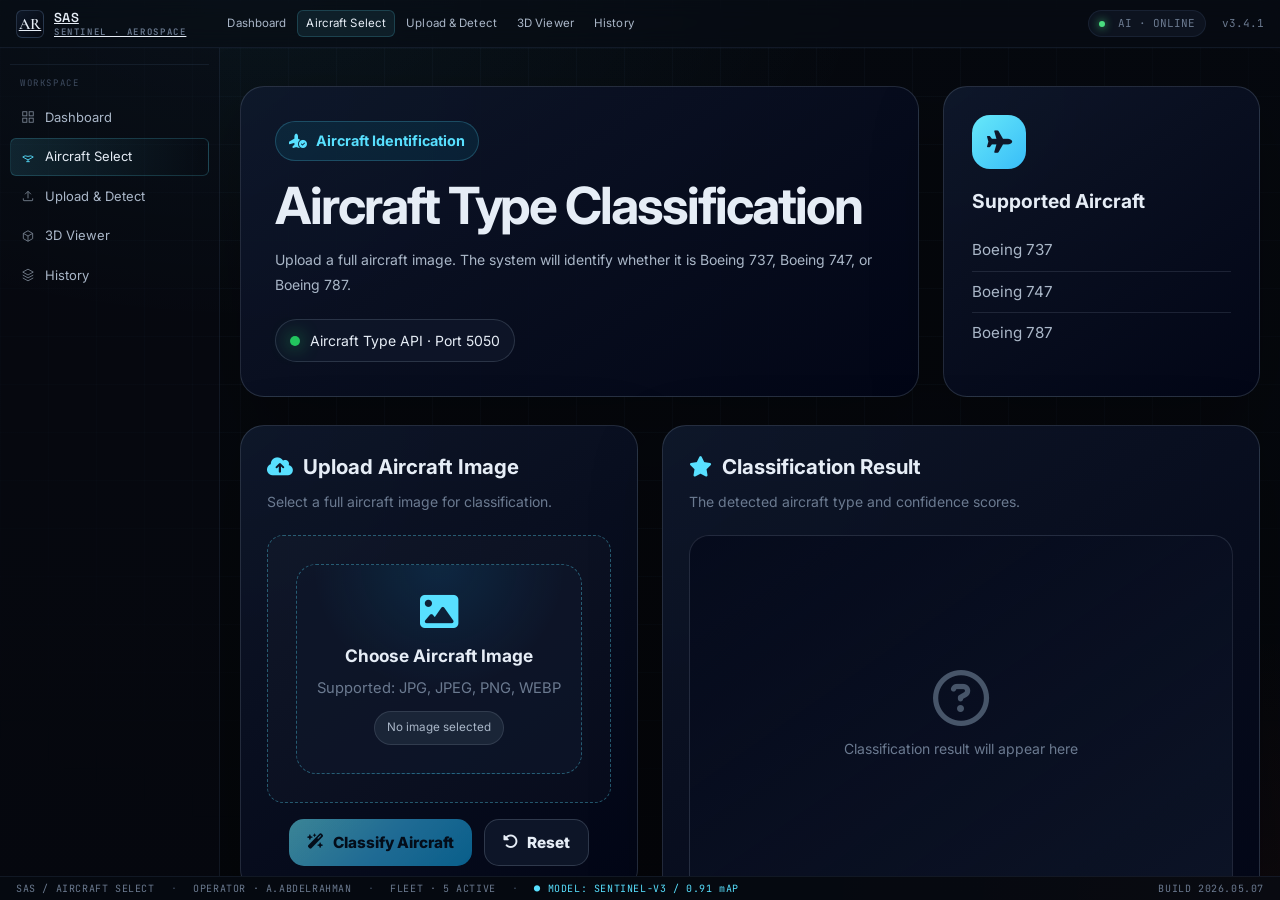
<file: frontend/aircraft_select.html>
<!doctype html>
<html lang="en">
<head>
  <meta charset="UTF-8" />
  <meta name="viewport" content="width=device-width, initial-scale=1.0" />
  <title>Aircraft Select | SAS — Sentinel Aerospace System</title>
  <link rel="preconnect" href="https://fonts.googleapis.com" />
  <link rel="preconnect" href="https://fonts.gstatic.com" crossorigin />
  <link href="https://fonts.googleapis.com/css2?family=Space+Grotesk:wght@400;500;600&family=Inter:wght@400;500;600&family=JetBrains+Mono:wght@400;500&family=Cormorant+Garamond:wght@500;600&display=swap" rel="stylesheet" />
  <link rel="stylesheet" href="assets/css/style.css" />
  <link rel="stylesheet" href="assets/css/upload.css" />
  <link rel="stylesheet" href="https://cdnjs.cloudflare.com/ajax/libs/font-awesome/6.5.1/css/all.min.css" />
</head>
<body>
  <div class="app-bg"></div>
  <div class="app">

    <header class="topbar" id="site-topbar"></header>

    <main class="with-sidebar" style="overflow:hidden">
      <aside class="sidebar" id="site-sidebar"></aside>
      <script src="assets/js/shell.js"></script>

      <div style="overflow-y:auto;height:100%">
        <div class="upload-page">

          <section class="upload-hero">
            <div class="hero-text">
              <span class="section-badge">
                <i class="fa-solid fa-plane-circle-check"></i>
                Aircraft Identification
              </span>
              <h2>Aircraft Type Classification</h2>
              <p>
                Upload a full aircraft image. The system will identify whether it is
                Boeing 737, Boeing 747, or Boeing 787.
              </p>
              <div class="backend-pill">
                <span class="status-dot"></span>
                <span>Aircraft Type API · Port 5050</span>
              </div>
            </div>
            <div class="hero-card">
              <div class="hero-card-icon">
                <i class="fa-solid fa-plane"></i>
              </div>
              <h3>Supported Aircraft</h3>
              <ul>
                <li>Boeing 737</li>
                <li>Boeing 747</li>
                <li>Boeing 787</li>
              </ul>
            </div>
          </section>

          <section class="upload-layout">
            <div class="upload-card">
              <div class="card-header">
                <h3><i class="fa-solid fa-cloud-arrow-up"></i> Upload Aircraft Image</h3>
                <p>Select a full aircraft image for classification.</p>
              </div>

              <div class="ac-upload-box">
                <label for="aircraftImage" class="file-drop-area">
                  <input type="file" id="aircraftImage" accept="image/png, image/jpeg, image/jpg, image/webp" />
                  <div class="file-drop-content">
                    <i class="fa-solid fa-image"></i>
                    <strong>Choose Aircraft Image</strong>
                    <span>Supported: JPG, JPEG, PNG, WEBP</span>
                    <small id="fileName">No image selected</small>
                  </div>
                </label>

                <div id="preview" class="ac-preview" style="display:none">
                  <img id="previewImage" alt="Aircraft preview" />
                </div>
              </div>

              <div class="ac-actions" style="display:flex;gap:12px;margin-top:16px">
                <button id="classifyBtn" type="button" class="primary-btn" disabled>
                  <i class="fa-solid fa-wand-magic-sparkles"></i> Classify Aircraft
                </button>
                <button id="resetBtn" type="button" class="secondary-btn">
                  <i class="fa-solid fa-rotate-left"></i> Reset
                </button>
              </div>

              <div id="loading" class="ac-loading" style="display:none">
                <i class="fa-solid fa-circle-notch fa-spin"></i> &nbsp;Classifying aircraft type...
              </div>

              <div id="errorBox" class="ac-error" style="display:none"></div>
            </div>

            <div class="preview-card">
              <div class="card-header">
                <h3><i class="fa-solid fa-star"></i> Classification Result</h3>
                <p>The detected aircraft type and confidence scores.</p>
              </div>

              <div id="resultBox" class="ac-result" style="display:none">
                <div class="ac-result-label">Detected Aircraft Type</div>
                <div id="aircraftType" class="ac-aircraft-type">---</div>
                <div id="confidence" class="ac-confidence">Confidence: --%</div>
                <div class="ac-result-label" style="margin-top:16px">Top Predictions</div>
                <div id="topPredictions"></div>
                <div style="text-align:center;margin-top:20px">
                  <button id="proceedBtn" type="button" class="ac-proceed-btn">
                    Proceed to Damage Detection <i class="fa-solid fa-arrow-right"></i>
                  </button>
                </div>
              </div>

              <div id="emptyResult" class="empty-preview" style="display:flex">
                <i class="fa-regular fa-circle-question"></i>
                <p>Classification result will appear here</p>
              </div>
            </div>
          </section>

          <section class="info-section">
            <div class="info-card">
              <i class="fa-solid fa-circle-info"></i>
              <div>
                <h4>How it works</h4>
                <p>
                  A ResNet/EfficientNet-based classifier identifies the aircraft type from
                  the full-body image before the damage detection step.
                </p>
              </div>
            </div>
            <div class="info-card">
              <i class="fa-solid fa-arrow-right-arrow-left"></i>
              <div>
                <h4>Workflow</h4>
                <p>
                  After classification, click "Proceed to Damage Detection" to continue
                  to the upload page with the aircraft type pre-selected.
                </p>
              </div>
            </div>
          </section>

          <p class="ac-note" style="text-align:center;padding:0 24px 32px;color:var(--ink-2);font-size:13px">
            After identifying the aircraft type, proceed to upload a surface image for damage detection.
          </p>

        </div>
      </div>
    </main>

    <footer class="statusbar" id="site-statusbar"></footer>
  </div>

  <script>
  const API_BASE_URL = "http://127.0.0.1:5050";
  const STORAGE_KEY = "lastAircraftTypeResult";

  const fileInput = document.getElementById("aircraftImage");
  const fileNameEl = document.getElementById("fileName");
  const preview = document.getElementById("preview");
  const previewImage = document.getElementById("previewImage");
  const classifyBtn = document.getElementById("classifyBtn");
  const resetBtn = document.getElementById("resetBtn");
  const loading = document.getElementById("loading");
  const errorBox = document.getElementById("errorBox");
  const resultBox = document.getElementById("resultBox");
  const emptyResult = document.getElementById("emptyResult");
  const aircraftType = document.getElementById("aircraftType");
  const confidence = document.getElementById("confidence");
  const topPredictions = document.getElementById("topPredictions");
  let selectedFile = null;
  let isClassifying = false;

  document.addEventListener("DOMContentLoaded", restoreLastResult);

  fileInput.addEventListener("change", () => {
    const file = fileInput.files[0];
    selectedFile = file || null;
    if (!selectedFile) {
      fileNameEl.textContent = "No image selected";
      preview.style.display = "none";
      previewImage.src = "";
      classifyBtn.disabled = true;
      return;
    }
    fileNameEl.textContent = selectedFile.name;
    classifyBtn.disabled = false;
    localStorage.removeItem(STORAGE_KEY);
    clearResult();
    const reader = new FileReader();
    reader.onload = (e) => { previewImage.src = e.target.result; preview.style.display = "block"; };
    reader.readAsDataURL(selectedFile);
  });

  classifyBtn.addEventListener("click", async () => {
    if (isClassifying || !selectedFile) return;
    isClassifying = true;
    const formData = new FormData();
    formData.append("image", selectedFile);
    loading.style.display = "block";
    errorBox.style.display = "none";
    classifyBtn.disabled = true;
    try {
      const response = await fetch(`${API_BASE_URL}/api/aircraft/type`, { method: "POST", body: formData });
      const data = await response.json();
      if (!response.ok || !data.success) throw new Error(data.error || "Aircraft classification failed.");
      localStorage.setItem(STORAGE_KEY, JSON.stringify(data));
      showResult(data);
    } catch (error) {
      showError(error.message);
    } finally {
      loading.style.display = "none";
      classifyBtn.disabled = false;
      isClassifying = false;
    }
  });

  resetBtn.addEventListener("click", () => {
    selectedFile = null;
    fileInput.value = "";
    fileNameEl.textContent = "No image selected";
    preview.style.display = "none";
    previewImage.src = "";
    classifyBtn.disabled = true;
    localStorage.removeItem(STORAGE_KEY);
    clearResult();
  });

  document.getElementById("proceedBtn").addEventListener("click", () => {
    window.location.href = "upload.html";
  });

  function showResult(data) {
    aircraftType.textContent = data.aircraft_type || "---";
    const pct = Number(data.confidence_percent || 0);
    confidence.textContent = `Confidence: ${pct.toFixed(2)}%`;
    topPredictions.innerHTML = "";
    if (Array.isArray(data.top_predictions)) {
      data.top_predictions.forEach((item) => {
        const row = document.createElement("div");
        row.className = "ac-top-item";
        const name = document.createElement("span");
        name.textContent = item.class_name || "Unknown";
        const conf = document.createElement("span");
        conf.textContent = typeof item.confidence_percent === "number"
          ? `${item.confidence_percent.toFixed(2)}%`
          : typeof item.confidence === "number"
          ? `${(item.confidence * 100).toFixed(2)}%`
          : "--%";
        row.appendChild(name);
        row.appendChild(conf);
        topPredictions.appendChild(row);
      });
    }
    resultBox.style.display = "block";
    emptyResult.style.display = "none";
    errorBox.style.display = "none";
    loading.style.display = "none";
  }

  function restoreLastResult() {
    const saved = localStorage.getItem(STORAGE_KEY);
    if (!saved) return;
    try { showResult(JSON.parse(saved)); } catch { localStorage.removeItem(STORAGE_KEY); }
  }

  function showError(message) {
    errorBox.textContent = message;
    errorBox.style.display = "block";
  }

  function clearResult() {
    errorBox.style.display = "none";
    resultBox.style.display = "none";
    emptyResult.style.display = "flex";
    loading.style.display = "none";
    aircraftType.textContent = "---";
    confidence.textContent = "Confidence: --%";
    topPredictions.innerHTML = "";
  }
  </script>
</body>
</html>
</file>
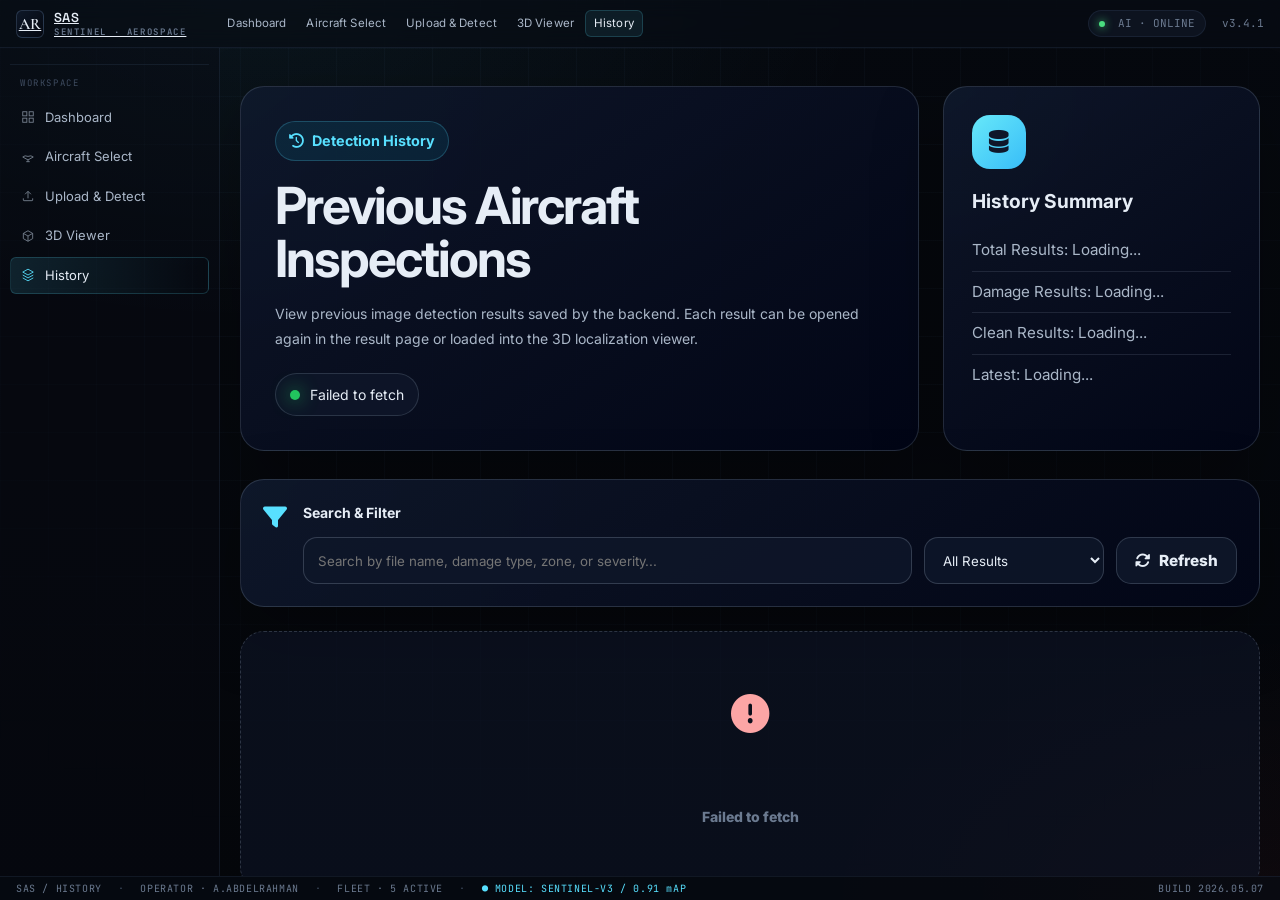
<file: frontend/history.html>
<!doctype html>
<html lang="en">
<head>
  <meta charset="UTF-8" />
  <meta name="viewport" content="width=device-width, initial-scale=1.0" />
  <title>Detection History | SAS — Sentinel Aerospace System</title>
  <link rel="preconnect" href="https://fonts.googleapis.com" />
  <link rel="preconnect" href="https://fonts.gstatic.com" crossorigin />
  <link href="https://fonts.googleapis.com/css2?family=Space+Grotesk:wght@400;500;600&family=Inter:wght@400;500;600&family=JetBrains+Mono:wght@400;500&family=Cormorant+Garamond:wght@500;600&display=swap" rel="stylesheet" />
  <link rel="stylesheet" href="assets/css/style.css" />
  <link rel="stylesheet" href="assets/css/upload.css" />
  <link rel="stylesheet" href="https://cdnjs.cloudflare.com/ajax/libs/font-awesome/6.5.1/css/all.min.css" />
</head>
<body>
  <div class="app-bg"></div>
  <div class="app">

    <header class="topbar" id="site-topbar"></header>

    <main class="with-sidebar" style="overflow:hidden">
      <aside class="sidebar" id="site-sidebar"></aside>
      <script src="assets/js/shell.js"></script>

      <div style="overflow-y:auto;height:100%">
        <div class="upload-page">

          <section class="upload-hero">
            <div class="hero-text">
              <span class="section-badge">
                <i class="fa-solid fa-clock-rotate-left"></i>
                Detection History
              </span>
              <h2>Previous Aircraft Inspections</h2>
              <p>
                View previous image detection results saved by the backend. Each result
                can be opened again in the result page or loaded into the 3D localization viewer.
              </p>
              <div class="backend-pill">
                <span class="status-dot"></span>
                <span id="historyStatus">Loading history...</span>
              </div>
            </div>
            <div class="hero-card">
              <div class="hero-card-icon">
                <i class="fa-solid fa-database"></i>
              </div>
              <h3>History Summary</h3>
              <ul>
                <li id="historyCountText">Total Results: Loading...</li>
                <li id="damageCountText">Damage Results: Loading...</li>
                <li id="cleanCountText">Clean Results: Loading...</li>
                <li id="latestResultText">Latest: Loading...</li>
              </ul>
            </div>
          </section>

          <section class="info-section">
            <div class="info-card full-width">
              <i class="fa-solid fa-filter"></i>
              <div style="width:100%">
                <h4>Search & Filter</h4>
                <div class="history-toolbar">
                  <input id="historySearchInput" type="text" placeholder="Search by file name, damage type, zone, or severity..." />
                  <select id="historyFilterSelect">
                    <option value="all">All Results</option>
                    <option value="damage">Damage Detected</option>
                    <option value="clean">No Damage</option>
                    <option value="critical">Critical</option>
                    <option value="high">High</option>
                    <option value="medium">Medium</option>
                    <option value="low">Low</option>
                  </select>
                  <button id="refreshHistoryBtn" class="secondary-btn" type="button">
                    <i class="fa-solid fa-rotate"></i> Refresh
                  </button>
                </div>
              </div>
            </div>
          </section>

          <section class="history-section">
            <div id="historyGrid" class="history-grid">
              <div class="history-empty">
                <i class="fa-solid fa-spinner fa-spin"></i>
                <p>Loading detection history...</p>
              </div>
            </div>
          </section>

        </div>
      </div>
    </main>

    <footer class="statusbar" id="site-statusbar"></footer>
  </div>

  <script src="assets/js/api.js"></script>
  <script src="assets/js/history.js"></script>
</body>
</html>
</file>
<file: frontend/assets/css/style.css>
:root {
  --bg-0: #05080d;
  --bg-1: #0a1018;
  --bg-2: #0f1722;
  --bg-3: #131d2c;
  --line: rgba(120, 160, 210, 0.10);
  --line-strong: rgba(140, 180, 230, 0.22);
  --ink-0: #e6edf6;
  --ink-1: #aab7c8;
  --ink-2: #6b7a90;
  --ink-3: #3f4c60;

  --cyan: #58e0ff;
  --cyan-dim: #2a8ea8;
  --amber: #ffb547;
  --red: #ff4d5a;
  --red-glow: rgba(255, 77, 90, 0.55);
  --green: #4ade80;

  --grid: rgba(120, 160, 210, 0.04);
  --glass: rgba(20, 28, 42, 0.55);
  --glass-border: rgba(140, 180, 230, 0.14);

  --mono: 'JetBrains Mono', ui-monospace, SFMono-Regular, Menlo, monospace;
  --sans: 'Inter', system-ui, -apple-system, sans-serif;
  --display: 'Space Grotesk', 'Inter', sans-serif;
}

* { box-sizing: border-box; }
html { height: 100%; margin: 0; }
body {
  margin: 0;
  min-height: 100%;
  font-family: var(--sans);
  background: var(--bg-0);
  color: var(--ink-0);
  font-size: 14px;
  line-height: 1.5;
  -webkit-font-smoothing: antialiased;
}
#root { height: 100%; }

/* Background grid + atmosphere */
.app-bg {
  position: fixed; inset: 0;
  background:
    radial-gradient(ellipse 80% 60% at 20% 0%, rgba(88, 224, 255, 0.06), transparent 60%),
    radial-gradient(ellipse 60% 50% at 100% 100%, rgba(255, 77, 90, 0.04), transparent 60%),
    linear-gradient(180deg, #06090f 0%, #04060a 100%);
  z-index: -2;
}
.app-bg::before {
  content: "";
  position: absolute; inset: 0;
  background-image:
    linear-gradient(var(--grid) 1px, transparent 1px),
    linear-gradient(90deg, var(--grid) 1px, transparent 1px);
  background-size: 48px 48px;
  mask-image: radial-gradient(ellipse 80% 70% at 50% 30%, #000 40%, transparent 100%);
}

/* Layout */
.app {
  display: grid;
  grid-template-rows: 48px 1fr 24px;
  height: 100vh;
  overflow: hidden;
}

/* Top bar */
.topbar {
  position: sticky;
  top: 0;
  z-index: 100;
  height: 48px;
  display: flex;
  align-items: center;
  gap: 24px;
  padding: 0 16px;
  border-bottom: 1px solid var(--line);
  background: rgba(8, 12, 20, 0.85);
  backdrop-filter: blur(14px);
}
.app .topbar {
  position: static; /* inside CSS grid — no sticky needed */
  background: rgba(8, 12, 20, 0.6);
  backdrop-filter: blur(10px);
}
.brand {
  display: flex; align-items: center; gap: 10px;
  font-family: var(--display);
  font-weight: 600;
  letter-spacing: 0.02em;
}
.brand-mark {
  width: 28px; height: 28px;
  border: 1px solid var(--line-strong);
  border-radius: 6px;
  display: grid; place-items: center;
  font-family: 'Cormorant Garamond', serif;
  font-weight: 600;
  font-size: 16px;
  background: linear-gradient(135deg, #0e1828, #050810);
  color: var(--ink-0);
}
.brand-name { font-size: 13px; }
.brand-name .sub {
  display: block;
  font-family: var(--mono);
  font-size: 9px;
  color: var(--ink-2);
  letter-spacing: 0.18em;
  text-transform: uppercase;
  margin-top: -2px;
}

.topbar-nav {
  display: flex;
  gap: 2px;
  margin-left: 8px;
}
.topbar-nav a {
  padding: 5px 9px;
  font-size: 11.5px;
  color: var(--ink-1);
  border-radius: 6px;
  text-decoration: none;
  letter-spacing: 0.01em;
  cursor: pointer;
  transition: all .15s;
}
.topbar-nav a:hover { color: var(--ink-0); background: rgba(140, 180, 230, 0.05); }
.topbar-nav a.active {
  color: var(--ink-0);
  background: rgba(88, 224, 255, 0.08);
  box-shadow: inset 0 0 0 1px rgba(88, 224, 255, 0.18);
}

.topbar-spacer { flex: 1; }

.topbar-meta {
  display: flex; align-items: center; gap: 16px;
  font-family: var(--mono);
  font-size: 11px;
  color: var(--ink-2);
}
.topbar-meta .pill {
  display: inline-flex; align-items: center; gap: 6px;
  padding: 4px 10px;
  border-radius: 999px;
  border: 1px solid var(--line);
  background: rgba(20, 28, 42, 0.6);
}
.dot {
  width: 6px; height: 6px; border-radius: 50%;
  background: var(--green);
  box-shadow: 0 0 8px var(--green);
  animation: pulse 2s infinite;
}
.dot.amber { background: var(--amber); box-shadow: 0 0 8px var(--amber); }
.dot.red { background: var(--red); box-shadow: 0 0 8px var(--red); }
@keyframes pulse {
  0%, 100% { opacity: 1; }
  50% { opacity: 0.3; }
}

/* Status footer */
.statusbar {
  display: flex; align-items: center;
  padding: 0 16px;
  gap: 16px;
  border-top: 1px solid var(--line);
  font-family: var(--mono);
  font-size: 10px;
  color: var(--ink-2);
  letter-spacing: 0.06em;
  background: rgba(8, 12, 20, 0.6);
}
.statusbar .group { display: flex; gap: 16px; }
.statusbar .sep { color: var(--ink-3); }

/* Generic */
.glass {
  background: var(--glass);
  border: 1px solid var(--glass-border);
  backdrop-filter: blur(12px);
  border-radius: 10px;
}
.card {
  background: linear-gradient(180deg, rgba(20, 28, 42, 0.7), rgba(15, 22, 33, 0.5));
  border: 1px solid var(--glass-border);
  border-radius: 10px;
  padding: 16px;
  position: relative;
  overflow: hidden;
}
.card::before {
  content: "";
  position: absolute; top: 0; left: 0; right: 0;
  height: 1px;
  background: linear-gradient(90deg, transparent, rgba(140, 180, 230, 0.25), transparent);
}

.label {
  font-family: var(--mono);
  font-size: 10px;
  text-transform: uppercase;
  letter-spacing: 0.16em;
  color: var(--ink-2);
}
.value {
  font-family: var(--display);
  font-weight: 500;
  font-size: 28px;
  color: var(--ink-0);
  font-variant-numeric: tabular-nums;
  letter-spacing: -0.01em;
}
.value .unit {
  font-size: 13px;
  color: var(--ink-2);
  margin-left: 4px;
  font-weight: 400;
}

.btn {
  display: inline-flex; align-items: center; gap: 8px;
  padding: 8px 14px;
  border-radius: 6px;
  font-family: var(--sans);
  font-size: 12px;
  font-weight: 500;
  letter-spacing: 0.02em;
  border: 1px solid var(--line-strong);
  background: rgba(20, 28, 42, 0.6);
  color: var(--ink-0);
  cursor: pointer;
  transition: all .15s;
}
.btn:hover {
  background: rgba(30, 42, 60, 0.7);
  border-color: rgba(140, 180, 230, 0.35);
}
.btn.primary {
  background: linear-gradient(180deg, rgba(88, 224, 255, 0.15), rgba(88, 224, 255, 0.05));
  border-color: rgba(88, 224, 255, 0.4);
  color: #d6f4ff;
  box-shadow: inset 0 0 0 1px rgba(88, 224, 255, 0.1), 0 0 24px rgba(88, 224, 255, 0.1);
}
.btn.primary:hover {
  background: linear-gradient(180deg, rgba(88, 224, 255, 0.25), rgba(88, 224, 255, 0.1));
  box-shadow: inset 0 0 0 1px rgba(88, 224, 255, 0.2), 0 0 32px rgba(88, 224, 255, 0.2);
}
.btn.danger {
  background: linear-gradient(180deg, rgba(255, 77, 90, 0.12), rgba(255, 77, 90, 0.04));
  border-color: rgba(255, 77, 90, 0.35);
  color: #ffd4d8;
}
.btn.ghost { background: transparent; }
.btn.sm { padding: 5px 10px; font-size: 11px; }

.severity { display: inline-flex; align-items: center; gap: 6px; font-family: var(--mono); font-size: 10px; text-transform: uppercase; letter-spacing: 0.12em; padding: 3px 8px; border-radius: 4px; }
.severity.critical { color: var(--red); background: rgba(255, 77, 90, 0.1); border: 1px solid rgba(255, 77, 90, 0.3); }
.severity.major    { color: var(--amber); background: rgba(255, 181, 71, 0.1); border: 1px solid rgba(255, 181, 71, 0.3); }
.severity.minor    { color: var(--cyan); background: rgba(88, 224, 255, 0.1); border: 1px solid rgba(88, 224, 255, 0.3); }
.severity.ok       { color: var(--green); background: rgba(74, 222, 128, 0.1); border: 1px solid rgba(74, 222, 128, 0.3); }

/* Tables */
.tbl { width: 100%; border-collapse: collapse; font-size: 12px; }
.tbl th {
  text-align: left;
  font-family: var(--mono);
  font-size: 10px;
  text-transform: uppercase;
  letter-spacing: 0.14em;
  color: var(--ink-2);
  font-weight: 500;
  padding: 10px 14px;
  border-bottom: 1px solid var(--line);
}
.tbl td {
  padding: 12px 14px;
  border-bottom: 1px solid var(--line);
  color: var(--ink-1);
  font-variant-numeric: tabular-nums;
}
.tbl tr:hover td { background: rgba(140, 180, 230, 0.03); color: var(--ink-0); }

/* Sidebar */
.with-sidebar { display: grid; grid-template-columns: 220px 1fr; height: 100%; min-height: 0; }
.sidebar {
  border-right: 1px solid var(--line);
  background: rgba(8, 12, 20, 0.4);
  padding: 16px 10px;
  display: flex; flex-direction: column; gap: 2px;
  overflow-y: auto;
}
.sidebar .section {
  font-family: var(--mono);
  font-size: 9px;
  text-transform: uppercase;
  letter-spacing: 0.18em;
  color: var(--ink-3);
  padding: 12px 10px 6px;
}
.side-link {
  display: flex; align-items: center; gap: 10px;
  padding: 8px 10px;
  border-radius: 6px;
  color: var(--ink-1);
  font-size: 13px;
  cursor: pointer;
  transition: all .12s;
  text-decoration: none;
  border: 1px solid transparent;
}
.side-link:hover { color: var(--ink-0); background: rgba(140, 180, 230, 0.04); }
.side-link.active {
  color: var(--ink-0);
  background: linear-gradient(90deg, rgba(88, 224, 255, 0.12), transparent);
  border-color: rgba(88, 224, 255, 0.18);
}
.side-link .ico { width: 14px; height: 14px; opacity: 0.7; flex: 0 0 14px; }
.side-link.active .ico { opacity: 1; color: var(--cyan); }

.page { padding: 24px 32px; overflow-y: auto; height: 100%; }
.page-head {
  display: flex; align-items: flex-end; justify-content: space-between;
  margin-bottom: 24px;
}
.page-head h1 {
  font-family: var(--display);
  font-weight: 500;
  font-size: 28px;
  margin: 0 0 4px 0;
  letter-spacing: -0.01em;
}
.page-head .crumb {
  font-family: var(--mono);
  font-size: 10px;
  letter-spacing: 0.16em;
  text-transform: uppercase;
  color: var(--ink-2);
}

.grid-3 { display: grid; grid-template-columns: repeat(3, 1fr); gap: 16px; }
.grid-4 { display: grid; grid-template-columns: repeat(4, 1fr); gap: 16px; }
.grid-2 { display: grid; grid-template-columns: 1fr 1fr; gap: 16px; }
@media (max-width: 1100px) {
  .grid-4 { grid-template-columns: repeat(2, 1fr); }
  .grid-3 { grid-template-columns: repeat(2, 1fr); }
}
@media (max-width: 700px) {
  .grid-4, .grid-3, .grid-2 { grid-template-columns: 1fr; }
  .topbar-nav { display: none; }
  .with-sidebar { grid-template-columns: 1fr; }
  .sidebar { display: none; }
  .page { padding: 16px; }
}

/* Landing */
.landing {
  height: 100%;
  overflow-y: auto;
  scroll-behavior: smooth;
}
.hero {
  min-height: calc(100vh - 72px);
  position: relative;
  display: flex; align-items: center;
  padding: 0 64px;
}
.hero-3d {
  position: absolute; inset: 0;
  pointer-events: none;
}
.hero-content { position: relative; z-index: 2; max-width: 640px; }
.hero h1 {
  font-family: var(--display);
  font-size: 64px;
  font-weight: 500;
  line-height: 1.05;
  margin: 0 0 20px;
  letter-spacing: -0.02em;
}
.hero h1 .accent { color: var(--cyan); }
.hero p {
  font-size: 16px;
  color: var(--ink-1);
  max-width: 520px;
  line-height: 1.6;
  margin: 0 0 32px;
}
.hero .eyebrow {
  font-family: var(--mono);
  font-size: 11px;
  letter-spacing: 0.22em;
  text-transform: uppercase;
  color: var(--cyan);
  margin-bottom: 18px;
  display: inline-flex; align-items: center; gap: 10px;
}
.hero .eyebrow::before {
  content: "";
  width: 24px; height: 1px; background: var(--cyan); display: inline-block;
}

.section {
  padding: 80px 64px;
  border-top: 1px solid var(--line);
}
.section-head { margin-bottom: 40px; }
.section-head .eyebrow {
  font-family: var(--mono);
  font-size: 10px;
  letter-spacing: 0.22em;
  text-transform: uppercase;
  color: var(--cyan-dim);
  margin-bottom: 8px;
}
.section-head h2 {
  font-family: var(--display);
  font-size: 36px;
  font-weight: 500;
  letter-spacing: -0.01em;
  margin: 0 0 8px;
  max-width: 720px;
}
.section-head p {
  font-size: 15px;
  color: var(--ink-1);
  max-width: 560px;
  margin: 0;
}


.feature {
  position: relative;
  padding: 24px;
}
.feature .num {
  font-family: var(--mono);
  font-size: 10px;
  color: var(--cyan-dim);
  letter-spacing: 0.2em;
}
.feature h3 {
  font-family: var(--display);
  font-size: 18px;
  font-weight: 500;
  margin: 8px 0 8px;
}
.feature p { font-size: 13px; color: var(--ink-1); margin: 0; line-height: 1.6; }
.feature .ico-box {
  width: 36px; height: 36px;
  border: 1px solid var(--line-strong);
  border-radius: 6px;
  display: grid; place-items: center;
  margin-bottom: 14px;
  color: var(--cyan);
  background: rgba(88, 224, 255, 0.04);
}

.stats-row {
  display: grid;
  grid-template-columns: repeat(4, 1fr);
  gap: 1px;
  background: var(--line);
  border: 1px solid var(--line);
  border-radius: 10px;
  overflow: hidden;
}
.stats-row > div {
  background: var(--bg-1);
  padding: 28px 24px;
}
.stats-row .v {
  font-family: var(--display);
  font-size: 40px;
  font-weight: 500;
  letter-spacing: -0.02em;
  font-variant-numeric: tabular-nums;
}
.stats-row .v .unit { font-size: 16px; color: var(--ink-2); }
.stats-row .l {
  font-family: var(--mono);
  font-size: 10px;
  letter-spacing: 0.18em;
  text-transform: uppercase;
  color: var(--ink-2);
  margin-top: 8px;
}

/* Auth */
.auth-wrap {
  display: grid;
  grid-template-columns: 1.1fr 1fr;
  height: 100%;
}
.auth-vis {
  position: relative;
  border-right: 1px solid var(--line);
  overflow: hidden;
  background: radial-gradient(ellipse at 30% 30%, rgba(88, 224, 255, 0.08), transparent 60%);
}
.auth-vis-inner {
  position: absolute; inset: 0;
}
.auth-vis-text {
  position: absolute;
  bottom: 48px; left: 48px; right: 48px;
  font-family: var(--mono);
  font-size: 11px;
  color: var(--ink-2);
  letter-spacing: 0.12em;
}
.auth-vis-text .big {
  font-family: var(--display);
  font-size: 28px;
  color: var(--ink-0);
  letter-spacing: -0.01em;
  margin-bottom: 12px;
  font-weight: 500;
  line-height: 1.2;
  text-transform: none;
}
.auth-form-wrap { display: grid; place-items: center; padding: 48px; }
.auth-form { width: 100%; max-width: 360px; }
.auth-form h2 {
  font-family: var(--display);
  font-size: 28px;
  font-weight: 500;
  margin: 0 0 8px;
  letter-spacing: -0.01em;
}
.auth-form .sub { color: var(--ink-1); font-size: 14px; margin-bottom: 28px; }
.field { margin-bottom: 16px; }
.field label {
  display: block;
  font-family: var(--mono);
  font-size: 10px;
  text-transform: uppercase;
  letter-spacing: 0.14em;
  color: var(--ink-2);
  margin-bottom: 6px;
}
.field input, .field select, .field textarea {
  width: 100%;
  padding: 10px 12px;
  background: rgba(8, 12, 20, 0.6);
  border: 1px solid var(--line-strong);
  border-radius: 6px;
  color: var(--ink-0);
  font-family: var(--sans);
  font-size: 13px;
  outline: none;
  transition: all .15s;
}
.field input:focus, .field select:focus, .field textarea:focus {
  border-color: var(--cyan);
  box-shadow: 0 0 0 3px rgba(88, 224, 255, 0.12);
}
.field .err { color: var(--red); font-size: 11px; margin-top: 4px; font-family: var(--mono); }
.field .ok-tick { color: var(--green); font-size: 11px; margin-top: 4px; font-family: var(--mono); }

.auth-segment {
  display: flex;
  border: 1px solid var(--line);
  border-radius: 8px;
  padding: 3px;
  background: rgba(8, 12, 20, 0.5);
  margin-bottom: 24px;
}
.auth-segment button {
  flex: 1;
  padding: 8px;
  background: transparent;
  border: 0;
  border-radius: 5px;
  color: var(--ink-2);
  font-family: var(--sans);
  font-size: 12px;
  cursor: pointer;
  transition: all .15s;
}
.auth-segment button.active {
  background: rgba(88, 224, 255, 0.1);
  color: var(--ink-0);
  box-shadow: inset 0 0 0 1px rgba(88, 224, 255, 0.25);
}

/* Upload */
.dropzone {
  border: 1.5px dashed var(--line-strong);
  border-radius: 10px;
  padding: 48px;
  text-align: center;
  cursor: pointer;
  background: rgba(20, 28, 42, 0.3);
  transition: all .2s;
}
.dropzone:hover, .dropzone.active {
  border-color: var(--cyan);
  background: rgba(88, 224, 255, 0.04);
}
.dropzone-icon {
  width: 48px; height: 48px;
  margin: 0 auto 16px;
  border: 1px solid var(--line-strong);
  border-radius: 10px;
  display: grid; place-items: center;
  color: var(--cyan);
}
.upload-thumbs {
  display: grid;
  grid-template-columns: repeat(auto-fill, minmax(140px, 1fr));
  gap: 12px;
  margin-top: 16px;
}
.upload-thumb {
  aspect-ratio: 4/3;
  border: 1px solid var(--line);
  border-radius: 8px;
  position: relative;
  overflow: hidden;
  background: var(--bg-2);
}
.upload-thumb .ph {
  position: absolute; inset: 0;
  display: grid; place-items: center;
  color: var(--ink-2);
  font-family: var(--mono);
  font-size: 10px;
  letter-spacing: 0.1em;
  background:
    repeating-linear-gradient(45deg, rgba(140, 180, 230, 0.04) 0 6px, transparent 6px 12px);
}
.upload-thumb .scan-line {
  position: absolute; left: 0; right: 0; top: 0; height: 2px;
  background: linear-gradient(90deg, transparent, var(--cyan), transparent);
  box-shadow: 0 0 12px var(--cyan);
  animation: scan 1.6s linear infinite;
}
@keyframes scan {
  0% { transform: translateY(0); }
  50% { transform: translateY(120px); }
  100% { transform: translateY(0); }
}
.upload-thumb .corner {
  position: absolute;
  width: 14px; height: 14px;
  border: 1px solid var(--cyan);
}
.upload-thumb .corner.tl { top: 6px; left: 6px; border-right: 0; border-bottom: 0; }
.upload-thumb .corner.tr { top: 6px; right: 6px; border-left: 0; border-bottom: 0; }
.upload-thumb .corner.bl { bottom: 6px; left: 6px; border-right: 0; border-top: 0; }
.upload-thumb .corner.br { bottom: 6px; right: 6px; border-left: 0; border-top: 0; }
.upload-thumb .det-box {
  position: absolute;
  border: 1px solid var(--red);
  box-shadow: 0 0 0 1px rgba(255, 77, 90, 0.2), 0 0 16px var(--red-glow);
  animation: blink 1.4s ease-in-out infinite;
}
.upload-thumb .det-box::after {
  content: attr(data-label);
  position: absolute;
  top: -16px; left: -1px;
  background: var(--red);
  color: white;
  padding: 1px 6px;
  font-family: var(--mono);
  font-size: 9px;
  letter-spacing: 0.1em;
  border-radius: 2px;
  white-space: nowrap;
}
@keyframes blink {
  0%, 100% { opacity: 1; }
  50% { opacity: 0.55; }
}

/* 3D viewer overlays */
.viewer-host {
  position: relative;
  height: 100%;
  background: radial-gradient(ellipse at center, #0a1018, #04060a);
}
.viewer-canvas { position: absolute; inset: 0; }
.viewer-hud { position: absolute; inset: 0; pointer-events: none; }
.viewer-hud > * { pointer-events: auto; }

.hud-card {
  position: absolute;
  background: var(--glass);
  border: 1px solid var(--glass-border);
  backdrop-filter: blur(10px);
  border-radius: 8px;
  padding: 12px 14px;
}

.hud-corner {
  position: absolute;
  font-family: var(--mono);
  font-size: 10px;
  letter-spacing: 0.14em;
  color: var(--ink-2);
  text-transform: uppercase;
}
.hud-corner.tl { top: 16px; left: 16px; }
.hud-corner.tr { top: 16px; right: 16px; text-align: right; }
.hud-corner.bl { bottom: 16px; left: 16px; }
.hud-corner.br { bottom: 16px; right: 16px; text-align: right; }
.hud-corner .v { color: var(--ink-0); font-size: 12px; }

.cross-hair {
  position: absolute;
  top: 50%; left: 50%;
  width: 80px; height: 80px;
  transform: translate(-50%, -50%);
  pointer-events: none;
  opacity: 0.4;
}
.cross-hair::before, .cross-hair::after {
  content: ""; position: absolute;
  background: var(--cyan);
}
.cross-hair::before {
  left: 50%; top: 0; bottom: 0; width: 1px; transform: translateX(-50%);
}
.cross-hair::after {
  top: 50%; left: 0; right: 0; height: 1px; transform: translateY(-50%);
}

.tool-stack {
  position: absolute;
  top: 50%; right: 16px; transform: translateY(-50%);
  display: flex; flex-direction: column; gap: 6px;
}
.tool-btn {
  width: 36px; height: 36px;
  border: 1px solid var(--glass-border);
  background: var(--glass);
  border-radius: 8px;
  color: var(--ink-1);
  display: grid; place-items: center;
  cursor: pointer;
  backdrop-filter: blur(10px);
  transition: all .15s;
}
.tool-btn:hover { color: var(--cyan); border-color: rgba(88, 224, 255, 0.4); }
.tool-btn.active { color: var(--cyan); border-color: rgba(88, 224, 255, 0.5); background: rgba(88, 224, 255, 0.08); }

.viewer-list {
  position: absolute;
  top: 16px; left: 16px;
  width: 280px;
  max-height: calc(100% - 32px);
  overflow-y: auto;
}
.viewer-detail {
  position: absolute;
  bottom: 16px; left: 16px;
  width: 320px;
}
.viewer-axis {
  position: absolute;
  bottom: 16px; right: 16px;
  width: 80px; height: 80px;
}

.dam-row {
  display: flex; align-items: center; gap: 10px;
  padding: 10px 12px;
  border-radius: 6px;
  cursor: pointer;
  transition: all .15s;
  border: 1px solid transparent;
}
.dam-row:hover { background: rgba(140, 180, 230, 0.04); }
.dam-row.active {
  background: rgba(255, 77, 90, 0.06);
  border-color: rgba(255, 77, 90, 0.3);
}
.dam-row .id {
  font-family: var(--mono);
  font-size: 10px;
  color: var(--ink-2);
  letter-spacing: 0.1em;
}
.dam-row .ttl { font-size: 13px; color: var(--ink-0); }
.dam-row .meta { font-family: var(--mono); font-size: 10px; color: var(--ink-2); margin-top: 2px; }

/* Confidence bar */
.bar { height: 4px; background: rgba(140, 180, 230, 0.08); border-radius: 99px; overflow: hidden; }
.bar > span { display: block; height: 100%; background: linear-gradient(90deg, var(--cyan-dim), var(--cyan)); border-radius: 99px; }
.bar.danger > span { background: linear-gradient(90deg, #b03540, var(--red)); }
.bar.warn > span { background: linear-gradient(90deg, #b07a25, var(--amber)); }

/* Charts */
.chart-host { position: relative; height: 220px; width: 100%; }
.chart-grid line { stroke: var(--line); }
.chart-axis { font-family: var(--mono); font-size: 10px; fill: var(--ink-3); letter-spacing: 0.05em; }
.chart-line { fill: none; stroke: var(--cyan); stroke-width: 1.5; }
.chart-area { fill: url(#chartGrad); opacity: 0.4; }
.chart-dot { fill: var(--cyan); }
.chart-dot.warn { fill: var(--amber); }
.chart-dot.crit { fill: var(--red); }

/* Scrollbars */
::-webkit-scrollbar { width: 10px; height: 10px; }
::-webkit-scrollbar-track { background: transparent; }
::-webkit-scrollbar-thumb { background: rgba(140, 180, 230, 0.1); border-radius: 99px; }
::-webkit-scrollbar-thumb:hover { background: rgba(140, 180, 230, 0.2); }

/* Toggle */
.toggle {
  position: relative;
  width: 36px; height: 20px;
  background: rgba(140, 180, 230, 0.1);
  border-radius: 99px;
  cursor: pointer;
  transition: all .15s;
  border: 1px solid var(--line);
}
.toggle.on { background: rgba(88, 224, 255, 0.25); border-color: rgba(88, 224, 255, 0.5); }
.toggle .knob {
  position: absolute; top: 2px; left: 2px;
  width: 14px; height: 14px;
  background: var(--ink-1); border-radius: 50%;
  transition: all .15s;
}
.toggle.on .knob { left: 18px; background: var(--cyan); box-shadow: 0 0 8px var(--cyan); }

/* Slider */
.slider-row { display: flex; align-items: center; gap: 12px; }
.slider {
  flex: 1;
  -webkit-appearance: none; appearance: none;
  height: 4px; background: rgba(140, 180, 230, 0.12);
  border-radius: 99px;
  outline: none;
}
.slider::-webkit-slider-thumb {
  -webkit-appearance: none; appearance: none;
  width: 16px; height: 16px;
  border-radius: 50%; background: var(--cyan);
  cursor: pointer; box-shadow: 0 0 8px rgba(88, 224, 255, 0.6);
}
.slider::-moz-range-thumb {
  width: 16px; height: 16px;
  border-radius: 50%; background: var(--cyan);
  cursor: pointer; border: none;
}

/* Modal */
.modal-veil {
  position: fixed; inset: 0;
  background: rgba(2, 4, 8, 0.7);
  backdrop-filter: blur(6px);
  display: grid; place-items: center;
  z-index: 100;
  animation: fadeIn .2s ease;
}
@keyframes fadeIn { from { opacity: 0; } to { opacity: 1; } }
@keyframes slideUp { from { transform: translateY(8px); opacity: 0; } to { transform: translateY(0); opacity: 1; } }

.fade-in { animation: fadeIn .25s ease; }
.slide-in { animation: slideUp .3s cubic-bezier(.2,.8,.2,1); }

/* Aircraft schematic for hero */
.aircraft-svg path, .aircraft-svg circle, .aircraft-svg rect, .aircraft-svg line {
  vector-effect: non-scaling-stroke;
}

/* Loading shimmer */
.shimmer {
  background: linear-gradient(90deg, rgba(140, 180, 230, 0.04) 0%, rgba(140, 180, 230, 0.12) 50%, rgba(140, 180, 230, 0.04) 100%);
  background-size: 200% 100%;
  animation: shim 1.5s infinite;
  border-radius: 4px;
}
@keyframes shim {
  0% { background-position: 200% 0; }
  100% { background-position: -200% 0; }
}

/* Severity bar */
.sev-meter {
  display: flex; gap: 2px; align-items: flex-end; height: 24px;
}
.sev-meter span {
  flex: 1;
  background: rgba(140, 180, 230, 0.1);
  border-radius: 1px;
}
.sev-meter span.on { background: var(--cyan); box-shadow: 0 0 6px var(--cyan); }
.sev-meter span.on.warn { background: var(--amber); box-shadow: 0 0 6px var(--amber); }
.sev-meter span.on.crit { background: var(--red); box-shadow: 0 0 6px var(--red); }

/* Pulsing dot for 3D markers */
.marker-2d {
  position: absolute;
  width: 14px; height: 14px;
  margin-left: -7px; margin-top: -7px;
  pointer-events: auto; cursor: pointer;
}
.marker-2d::before {
  content: ""; position: absolute; inset: 4px;
  background: var(--red); border-radius: 50%;
  box-shadow: 0 0 12px var(--red-glow);
}
.marker-2d::after {
  content: ""; position: absolute; inset: 0;
  border: 1px solid var(--red); border-radius: 50%;
  animation: ping 1.6s ease-out infinite;
}
.marker-2d.amber::before { background: var(--amber); box-shadow: 0 0 12px var(--amber); }
.marker-2d.amber::after { border-color: var(--amber); }
.marker-2d.cyan::before { background: var(--cyan); box-shadow: 0 0 12px var(--cyan); }
.marker-2d.cyan::after { border-color: var(--cyan); }
@keyframes ping {
  0% { transform: scale(0.6); opacity: 1; }
  100% { transform: scale(2.2); opacity: 0; }
}
.marker-2d .label-tag {
  position: absolute; left: 18px; top: -6px;
  background: rgba(15, 22, 33, 0.9);
  border: 1px solid var(--line-strong);
  padding: 3px 7px;
  font-family: var(--mono);
  font-size: 9px;
  letter-spacing: 0.1em;
  border-radius: 3px;
  white-space: nowrap;
  color: var(--ink-0);
}

/* Timeline */
.timeline { position: relative; padding-left: 24px; }
.timeline::before {
  content: ""; position: absolute; left: 6px; top: 6px; bottom: 6px;
  width: 1px; background: var(--line);
}
.tl-item { position: relative; padding: 0 0 22px; }
.tl-item::before {
  content: ""; position: absolute; left: -22px; top: 4px;
  width: 13px; height: 13px;
  border-radius: 50%;
  background: var(--bg-1);
  border: 2px solid var(--cyan);
}
.tl-item.crit::before { border-color: var(--red); }
.tl-item.warn::before { border-color: var(--amber); }
.tl-item .when { font-family: var(--mono); font-size: 10px; color: var(--ink-2); letter-spacing: 0.1em; }
.tl-item .what { font-size: 13px; color: var(--ink-0); margin-top: 4px; }
.tl-item .who { font-size: 11px; color: var(--ink-2); margin-top: 2px; }

/* ============================================================
   Static HTML Pages Support
   Used by: upload.html, result.html, history.html, viewer3d.html
============================================================ */

body {
  overflow-x: hidden;
  overflow-y: auto;
}

/* Static header used in upload.html/result.html */
.site-header {
  position: sticky;
  top: 0;
  z-index: 100;
  border-bottom: 1px solid var(--line);
  background: rgba(8, 12, 20, 0.78);
  backdrop-filter: blur(14px);
}

.navbar {
  width: min(1180px, calc(100% - 40px));
  height: 76px;
  margin: 0 auto;
  display: flex;
  align-items: center;
  justify-content: space-between;
  gap: 24px;
}

.navbar .brand {
  display: flex;
  align-items: center;
  gap: 12px;
}

.brand-icon {
  width: 44px;
  height: 44px;
  border-radius: 14px;
  display: grid;
  place-items: center;
  color: #031019;
  background: linear-gradient(135deg, var(--cyan), #38bdf8);
  box-shadow: 0 18px 38px rgba(88, 224, 255, 0.16);
}

.navbar .brand h1 {
  margin: 0;
  color: var(--ink-0);
  font-family: var(--display);
  font-size: 1.05rem;
  letter-spacing: -0.02em;
}

.navbar .brand p {
  margin: 2px 0 0;
  color: var(--ink-2);
  font-family: var(--mono);
  font-size: 0.68rem;
  letter-spacing: 0.08em;
  text-transform: uppercase;
}

.nav-links {
  display: flex;
  align-items: center;
  gap: 8px;
}

.nav-links a {
  color: var(--ink-1);
  text-decoration: none;
  font-weight: 700;
  font-size: 0.9rem;
  padding: 9px 12px;
  border-radius: 999px;
  transition: 0.2s ease;
}

.nav-links a:hover,
.nav-links a.active {
  color: var(--ink-0);
  background: rgba(88, 224, 255, 0.08);
  box-shadow: inset 0 0 0 1px rgba(88, 224, 255, 0.18);
}

.nav-status {
  display: inline-flex;
  align-items: center;
  gap: 6px;
  padding: 4px 10px;
  border-radius: 999px;
  border: 1px solid var(--line);
  background: rgba(20, 28, 42, 0.6);
  font-family: var(--mono);
  font-size: 11px;
  color: var(--ink-2);
  margin-left: auto;
  white-space: nowrap;
}

/* Static footer */
.site-footer {
  width: min(1180px, calc(100% - 40px));
  margin: 0 auto;
  padding: 24px 0 32px;
  color: var(--ink-2);
  text-align: center;
  font-family: var(--mono);
  font-size: 0.75rem;
  border-top: 1px solid var(--line);
}

/* Make links/buttons consistent on static pages */
a {
  color: inherit;
}

button,
select,
input {
  font-family: inherit;
}

/* Better mobile navbar */
@media (max-width: 760px) {
  .navbar {
    height: auto;
    padding: 16px 0;
    flex-direction: column;
    align-items: flex-start;
  }

  .nav-links {
    width: 100%;
    overflow-x: auto;
    padding-bottom: 4px;
  }

  .nav-links a {
    white-space: nowrap;
  }
}
</file>
<file: frontend/assets/css/upload.css>
/* ============================================================
   Aircraft Damage Detection 3D
   File: frontend/assets/css/upload.css
   Pages: upload.html, result.html
============================================================ */

/* ============================================================
   Page Layout
============================================================ */

.upload-page {
  width: min(1180px, calc(100% - 40px));
  margin: 0 auto;
  padding: 38px 0 56px;
}

.upload-hero {
  display: grid;
  grid-template-columns: minmax(0, 1.5fr) minmax(280px, 0.7fr);
  gap: 24px;
  align-items: stretch;
  margin-bottom: 28px;
}

.hero-text,
.hero-card,
.upload-card,
.preview-card,
.info-card {
  border: 1px solid rgba(148, 163, 184, 0.22);
  background:
    linear-gradient(145deg, rgba(15, 23, 42, 0.92), rgba(2, 6, 23, 0.96)),
    radial-gradient(circle at top left, rgba(14, 165, 233, 0.14), transparent 40%);
  box-shadow: 0 24px 70px rgba(0, 0, 0, 0.28);
  border-radius: 24px;
}

.hero-text {
  padding: 34px;
}

.section-badge {
  display: inline-flex;
  align-items: center;
  gap: 9px;
  color: var(--cyan);
  background: rgba(8, 145, 178, 0.13);
  border: 1px solid rgba(88, 224, 255, 0.22);
  border-radius: 999px;
  padding: 8px 13px;
  font-size: 0.9rem;
  font-weight: 700;
  margin-bottom: 18px;
}

.hero-text h2 {
  color: var(--ink-0);
  font-size: clamp(2rem, 4vw, 3.4rem);
  line-height: 1.05;
  margin: 0 0 16px;
  letter-spacing: -0.04em;
}

.hero-text p {
  max-width: 760px;
  color: var(--ink-1);
  line-height: 1.75;
  margin: 0;
}

.hero-card {
  padding: 28px;
}

.hero-card-icon {
  width: 54px;
  height: 54px;
  display: grid;
  place-items: center;
  border-radius: 18px;
  color: #0f172a;
  background: linear-gradient(135deg, #67e8f9, #38bdf8);
  margin-bottom: 18px;
  font-size: 1.4rem;
}

.hero-card h3 {
  color: var(--ink-0);
  margin: 0 0 14px;
  font-size: 1.2rem;
}

.hero-card ul {
  list-style: none;
  padding: 0;
  margin: 0;
}

.hero-card li {
  color: var(--ink-1);
  padding: 9px 0;
  border-bottom: 1px solid rgba(148, 163, 184, 0.16);
  font-size: 0.95rem;
}

.hero-card li:last-child {
  border-bottom: none;
}

/* ============================================================
   Backend Status Pill
============================================================ */

.backend-pill {
  width: fit-content;
  display: inline-flex;
  align-items: center;
  gap: 10px;
  margin-top: 22px;
  padding: 10px 14px;
  border-radius: 999px;
  color: var(--ink-0);
  background: rgba(15, 23, 42, 0.8);
  border: 1px solid rgba(148, 163, 184, 0.22);
}

.status-dot {
  width: 10px;
  height: 10px;
  background: #22c55e;
  border-radius: 50%;
  box-shadow: 0 0 18px rgba(34, 197, 94, 0.9);
}

#backendStatus.success,
#resultStatus.success {
  color: #86efac;
}

#backendStatus.error,
#resultStatus.error {
  color: #fca5a5;
}

#backendStatus.loading,
#resultStatus.loading {
  color: #facc15;
}

/* ============================================================
   Upload Layout
============================================================ */

.upload-layout {
  display: grid;
  grid-template-columns: minmax(340px, 0.8fr) minmax(0, 1.2fr);
  gap: 24px;
  align-items: start;
}

.upload-card,
.preview-card {
  padding: 26px;
}

.card-header {
  margin-bottom: 22px;
}

.card-header h3 {
  display: flex;
  align-items: center;
  gap: 10px;
  color: var(--ink-0);
  font-size: 1.28rem;
  margin: 0 0 8px;
}

.card-header h3 i {
  color: var(--cyan);
}

.card-header p {
  color: var(--ink-2);
  margin: 0;
  line-height: 1.55;
}

/* ============================================================
   Forms
============================================================ */

.upload-form {
  display: grid;
  gap: 20px;
}

.form-group {
  display: grid;
  gap: 9px;
}

.form-group label {
  color: var(--ink-0);
  font-weight: 700;
  font-size: 0.95rem;
}

.form-group select {
  width: 100%;
  background: rgba(15, 23, 42, 0.85);
  color: var(--ink-0);
  border: 1px solid rgba(148, 163, 184, 0.28);
  border-radius: 14px;
  padding: 13px 14px;
  outline: none;
  transition: border-color 0.2s ease, box-shadow 0.2s ease;
}

.form-group select:focus {
  border-color: rgba(88, 224, 255, 0.8);
  box-shadow: 0 0 0 4px rgba(88, 224, 255, 0.08);
}

.hint {
  color: var(--ink-2);
  line-height: 1.5;
}

/* ============================================================
   File Drop Area
============================================================ */

.file-drop-area {
  position: relative;
  cursor: pointer;
  display: block;
  border: 1.5px dashed rgba(88, 224, 255, 0.35);
  background:
    radial-gradient(circle at top, rgba(14, 165, 233, 0.13), transparent 50%),
    rgba(15, 23, 42, 0.72);
  border-radius: 20px;
  padding: 28px 18px;
  transition: border-color 0.2s ease, transform 0.2s ease, background 0.2s ease;
}

.file-drop-area:hover {
  border-color: rgba(88, 224, 255, 0.85);
  transform: translateY(-2px);
  background:
    radial-gradient(circle at top, rgba(14, 165, 233, 0.2), transparent 55%),
    rgba(15, 23, 42, 0.82);
}

.file-drop-area input[type="file"] {
  position: absolute;
  inset: 0;
  opacity: 0;
  cursor: pointer;
}

.file-drop-content {
  display: grid;
  place-items: center;
  text-align: center;
  gap: 8px;
  pointer-events: none;
}

.file-drop-content i {
  color: var(--cyan);
  font-size: 2.4rem;
  margin-bottom: 4px;
}

.file-drop-content strong {
  color: var(--ink-0);
  font-size: 1.08rem;
}

.file-drop-content span {
  color: var(--ink-2);
  font-size: 0.92rem;
}

.file-drop-content small {
  color: var(--ink-1);
  background: rgba(30, 41, 59, 0.86);
  border: 1px solid rgba(148, 163, 184, 0.18);
  border-radius: 999px;
  padding: 7px 12px;
  margin-top: 4px;
  max-width: 100%;
  overflow: hidden;
  text-overflow: ellipsis;
  white-space: nowrap;
}

/* ============================================================
   Buttons
============================================================ */

.primary-btn,
.secondary-btn,
.link-btn {
  border: none;
  outline: none;
  cursor: pointer;
  border-radius: 15px;
  padding: 13px 18px;
  font-weight: 800;
  font-size: 0.96rem;
  display: inline-flex;
  align-items: center;
  justify-content: center;
  gap: 9px;
  text-decoration: none;
  transition: transform 0.18s ease, box-shadow 0.18s ease, opacity 0.18s ease;
}

.primary-btn {
  color: #031019;
  background: linear-gradient(135deg, #67e8f9, #38bdf8, #0ea5e9);
  box-shadow: 0 18px 40px rgba(14, 165, 233, 0.22);
}

.secondary-btn {
  color: var(--ink-0);
  background: rgba(15, 23, 42, 0.92);
  border: 1px solid rgba(148, 163, 184, 0.25);
}

.primary-btn:hover,
.secondary-btn:hover,
.link-btn:hover {
  transform: translateY(-2px);
}

.primary-btn:disabled,
.secondary-btn:disabled {
  cursor: not-allowed;
  opacity: 0.55;
  transform: none;
  box-shadow: none;
}

/* ============================================================
   Status Box
============================================================ */

.status-box {
  border-radius: 16px;
  padding: 13px 14px;
  line-height: 1.55;
  font-weight: 700;
  border: 1px solid rgba(148, 163, 184, 0.22);
}

.status-box.success {
  color: #86efac;
  background: rgba(22, 101, 52, 0.18);
  border-color: rgba(134, 239, 172, 0.24);
}

.status-box.error {
  color: #fca5a5;
  background: rgba(127, 29, 29, 0.22);
  border-color: rgba(252, 165, 165, 0.24);
}

.status-box.loading {
  color: #fde68a;
  background: rgba(113, 63, 18, 0.18);
  border-color: rgba(253, 230, 138, 0.24);
}

.status-box.info {
  color: #bfdbfe;
  background: rgba(30, 64, 175, 0.18);
  border-color: rgba(191, 219, 254, 0.24);
}

/* ============================================================
   Preview
============================================================ */

.preview-card {
  min-height: 460px;
}

.preview-box,
.empty-preview {
  border-radius: 20px;
  min-height: 360px;
  border: 1px solid rgba(148, 163, 184, 0.18);
  background:
    linear-gradient(145deg, rgba(2, 6, 23, 0.6), rgba(15, 23, 42, 0.8));
  overflow: hidden;
}

.preview-box {
  display: grid;
  place-items: center;
}

.preview-box img {
  width: 100%;
  max-height: 560px;
  object-fit: contain;
  display: block;
  border-radius: 16px;
}

.empty-preview {
  display: flex;
  flex-direction: column;
  align-items: center;
  justify-content: center;
  gap: 12px;
  color: var(--ink-2);
}

.empty-preview i {
  color: #475569;
  font-size: 3.5rem;
}

.empty-preview p {
  margin: 0;
}

/* ============================================================
   Info Section
============================================================ */

.info-section {
  display: grid;
  grid-template-columns: 1fr 1fr;
  gap: 22px;
  margin-top: 24px;
}

.info-card {
  display: flex;
  gap: 16px;
  padding: 22px;
}

.info-card > i {
  color: var(--cyan);
  font-size: 1.5rem;
  margin-top: 3px;
}

.info-card h4 {
  color: var(--ink-0);
  margin: 0 0 7px;
}

.info-card p {
  color: var(--ink-1);
  margin: 0;
  line-height: 1.65;
}

.info-card code {
  color: var(--cyan);
  background: rgba(15, 23, 42, 0.8);
  padding: 2px 6px;
  border-radius: 7px;
}

/* ============================================================
   Result Page Details
============================================================ */

.result-image-card {
  min-height: 560px;
}

.result-preview-box {
  min-height: 430px;
}

.result-details,
.detection-card {
  display: grid;
  gap: 12px;
}

.detail-row {
  display: flex;
  justify-content: space-between;
  gap: 18px;
  align-items: center;
  padding: 12px 0;
  border-bottom: 1px solid rgba(148, 163, 184, 0.14);
}

.detail-row span {
  color: var(--ink-2);
  font-size: 0.92rem;
}

.detail-row strong {
  color: var(--ink-0);
  text-align: right;
  word-break: break-word;
}

.soft-divider {
  border: none;
  border-top: 1px solid rgba(148, 163, 184, 0.18);
  margin: 22px 0;
}

.detection-card h4 {
  display: flex;
  align-items: center;
  gap: 9px;
  color: var(--ink-0);
  margin: 0 0 8px;
}

.detection-card h4 i {
  color: #fb7185;
}

.recommendation-box {
  margin-top: 12px;
  padding: 15px;
  border: 1px solid rgba(88, 224, 255, 0.18);
  background: rgba(8, 145, 178, 0.08);
  border-radius: 16px;
}

.recommendation-box span {
  display: block;
  color: var(--cyan);
  font-weight: 800;
  margin-bottom: 7px;
}

.recommendation-box p {
  color: var(--ink-0);
  line-height: 1.6;
  margin: 0;
}

/* ============================================================
   Action Rows and Links
============================================================ */

.action-row {
  display: flex;
  gap: 12px;
  margin-top: 20px;
  flex-wrap: wrap;
}

.action-row .primary-btn,
.action-row .secondary-btn {
  flex: 1;
  min-width: 190px;
}

.action-row.compact {
  margin-top: 13px;
  justify-content: space-between;
}

.text-link {
  color: var(--cyan);
  text-decoration: none;
  display: inline-flex;
  align-items: center;
  gap: 7px;
  font-weight: 800;
  transition: opacity 0.18s ease;
}

.text-link:hover {
  opacity: 0.78;
}

/* ============================================================
   Severity Pills
============================================================ */

.severity-pill {
  display: inline-flex;
  align-items: center;
  justify-content: center;
  width: fit-content;
  min-width: 84px;
  padding: 6px 10px;
  border-radius: 999px;
  font-size: 0.82rem;
  font-weight: 900;
  text-transform: uppercase;
  letter-spacing: 0.03em;
}

.severity-critical {
  color: #fecaca !important;
  background: rgba(127, 29, 29, 0.52);
  border: 1px solid rgba(248, 113, 113, 0.35);
}

.severity-high {
  color: #fed7aa !important;
  background: rgba(154, 52, 18, 0.45);
  border: 1px solid rgba(251, 146, 60, 0.35);
}

.severity-medium {
  color: #fde68a !important;
  background: rgba(113, 63, 18, 0.44);
  border: 1px solid rgba(250, 204, 21, 0.35);
}

.severity-low {
  color: #bbf7d0 !important;
  background: rgba(22, 101, 52, 0.42);
  border: 1px solid rgba(74, 222, 128, 0.32);
}

.severity-unknown {
  color: #e2e8f0 !important;
  background: rgba(51, 65, 85, 0.7);
  border: 1px solid rgba(148, 163, 184, 0.22);
}

/* ============================================================
   Detections Table
============================================================ */

.full-width {
  grid-column: 1 / -1;
}

.detections-table-wrapper {
  width: 100%;
  overflow-x: auto;
}

.detections-table {
  width: 100%;
  border-collapse: collapse;
  margin-top: 14px;
  min-width: 720px;
}

.detections-table th,
.detections-table td {
  text-align: left;
  padding: 13px 12px;
  border-bottom: 1px solid rgba(148, 163, 184, 0.16);
}

.detections-table th {
  color: var(--cyan);
  font-size: 0.86rem;
  text-transform: uppercase;
  letter-spacing: 0.06em;
}

.detections-table td {
  color: var(--ink-0);
}

.detections-table tbody tr:hover {
  background: rgba(15, 23, 42, 0.55);
}

/* ============================================================
   Responsive
============================================================ */

@media (max-width: 980px) {
  .upload-hero,
  .upload-layout,
  .info-section {
    grid-template-columns: 1fr;
  }

  .upload-card,
  .preview-card,
  .hero-text,
  .hero-card {
    padding: 22px;
  }
}

@media (max-width: 640px) {
  .upload-page {
    width: min(100% - 24px, 1180px);
    padding-top: 24px;
  }

  .hero-text h2 {
    font-size: 2rem;
  }

  .detail-row {
    align-items: flex-start;
    flex-direction: column;
    gap: 5px;
  }

  .detail-row strong {
    text-align: left;
  }

  .action-row {
    flex-direction: column;
  }

  .action-row .primary-btn,
  .action-row .secondary-btn {
    width: 100%;
  }

  .preview-box,
  .empty-preview {
    min-height: 260px;
  }
}

/* ============================================================
   History Page
============================================================ */

.history-toolbar {
  display: grid;
  grid-template-columns: minmax(220px, 1fr) 180px auto;
  gap: 12px;
  margin-top: 14px;
}

.history-toolbar input,
.history-toolbar select {
  width: 100%;
  border: 1px solid rgba(148, 163, 184, 0.28);
  background: rgba(15, 23, 42, 0.85);
  color: var(--ink-0);
  border-radius: 14px;
  padding: 13px 14px;
  outline: none;
}

.history-toolbar input:focus,
.history-toolbar select:focus {
  border-color: rgba(88, 224, 255, 0.8);
  box-shadow: 0 0 0 4px rgba(88, 224, 255, 0.08);
}

.history-section {
  margin-top: 24px;
}

.history-grid {
  display: grid;
  grid-template-columns: repeat(auto-fill, minmax(340px, 1fr));
  gap: 22px;
}

.history-card {
  border: 1px solid rgba(148, 163, 184, 0.22);
  background:
    linear-gradient(145deg, rgba(15, 23, 42, 0.94), rgba(2, 6, 23, 0.96)),
    radial-gradient(circle at top left, rgba(14, 165, 233, 0.1), transparent 40%);
  box-shadow: 0 24px 70px rgba(0, 0, 0, 0.25);
  border-radius: 24px;
  overflow: hidden;
}

.history-image-box {
  position: relative;
  height: 220px;
  background: rgba(2, 6, 23, 0.8);
  border-bottom: 1px solid rgba(148, 163, 184, 0.16);
}

.history-image-box img {
  width: 100%;
  height: 100%;
  object-fit: cover;
}

.history-no-image {
  height: 100%;
  display: grid;
  place-items: center;
  color: #475569;
  font-size: 3rem;
}

.history-status-pill {
  position: absolute;
  left: 14px;
  top: 14px;
  padding: 7px 11px;
  border-radius: 999px;
  font-weight: 900;
  font-size: 0.75rem;
  backdrop-filter: blur(10px);
}

.history-status-pill.damage {
  color: #fecaca;
  background: rgba(127, 29, 29, 0.58);
  border: 1px solid rgba(248, 113, 113, 0.38);
}

.history-status-pill.clean {
  color: #bbf7d0;
  background: rgba(22, 101, 52, 0.52);
  border: 1px solid rgba(74, 222, 128, 0.32);
}

.history-card-body {
  padding: 20px;
}

.history-card-top {
  display: flex;
  justify-content: space-between;
  gap: 14px;
  align-items: flex-start;
  margin-bottom: 16px;
}

.history-card-top h3 {
  margin: 0 0 4px;
  color: var(--ink-0);
  font-size: 1.05rem;
}

.history-card-top p {
  margin: 0;
  color: var(--ink-2);
  font-size: 0.85rem;
}

.history-details {
  display: grid;
  grid-template-columns: 1fr 1fr;
  gap: 12px;
  margin-bottom: 16px;
}

.history-details div {
  padding: 12px;
  border-radius: 14px;
  background: rgba(15, 23, 42, 0.62);
  border: 1px solid rgba(148, 163, 184, 0.14);
}

.history-details span {
  display: block;
  color: var(--ink-2);
  font-size: 0.76rem;
  margin-bottom: 4px;
}

.history-details strong {
  color: var(--ink-0);
  font-size: 0.9rem;
}

.history-damage-summary {
  padding: 14px;
  border-radius: 16px;
  background: rgba(8, 145, 178, 0.08);
  border: 1px solid rgba(88, 224, 255, 0.16);
}

.history-damage-summary strong {
  color: var(--cyan);
}

.history-damage-summary p {
  color: var(--ink-1);
  margin: 7px 0 0;
  line-height: 1.55;
  font-size: 0.88rem;
}

.history-actions {
  display: flex;
  align-items: center;
  gap: 10px;
  flex-wrap: wrap;
  margin-top: 16px;
}

.history-actions .primary-btn,
.history-actions .secondary-btn {
  flex: 1;
  min-width: 130px;
}

.history-empty {
  grid-column: 1 / -1;
  min-height: 260px;
  border: 1px dashed rgba(148, 163, 184, 0.25);
  border-radius: 24px;
  background: rgba(15, 23, 42, 0.55);
  color: var(--ink-2);
  display: grid;
  place-items: center;
  text-align: center;
  gap: 12px;
  padding: 32px;
}

.history-empty i {
  font-size: 2.4rem;
  color: var(--cyan);
}

.history-empty.error i {
  color: #fca5a5;
}

.history-empty p {
  margin: 0;
  font-weight: 800;
}

@media (max-width: 720px) {
  .history-toolbar {
    grid-template-columns: 1fr;
  }

  .history-grid {
    grid-template-columns: 1fr;
  }

  .history-details {
    grid-template-columns: 1fr;
  }
}

.file-drop-area.drag-active {
  border-color: #58e0ff;
  background: rgba(88, 224, 255, 0.08);
  box-shadow: 0 0 28px rgba(88, 224, 255, 0.18);
}

/* ============================================================
   Final Result Page Layout
============================================================ */

.result-page {
  width: min(1280px, calc(100% - 40px));
}

.result-header {
  display: flex;
  justify-content: space-between;
  gap: 24px;
  align-items: flex-end;
  margin-bottom: 24px;
}

.result-header h2 {
  margin: 0 0 10px;
  color: var(--ink-0);
  font-size: clamp(2rem, 3.8vw, 3rem);
  line-height: 1.05;
}

.result-header p {
  margin: 0;
  max-width: 720px;
  color: var(--ink-1);
  line-height: 1.65;
}

.result-dashboard {
  display: grid;
  grid-template-columns: minmax(340px, 0.9fr) minmax(480px, 1.1fr);
  gap: 24px;
  align-items: start;
}

.result-media-column,
.result-info-column {
  display: grid;
  gap: 18px;
}

.result-card {
  border: 1px solid rgba(148, 163, 184, 0.22);
  background:
    linear-gradient(145deg, rgba(15, 23, 42, 0.94), rgba(2, 6, 23, 0.97)),
    radial-gradient(circle at top left, rgba(14, 165, 233, 0.09), transparent 42%);
  box-shadow: 0 24px 70px rgba(0, 0, 0, 0.25);
  border-radius: 18px;
  padding: 20px;
}

.compact-header {
  margin-bottom: 14px;
}

.compact-header h3 {
  font-size: 1.05rem;
}

.compact-header p {
  font-size: 0.88rem;
}

.result-image-frame {
  border-radius: 16px;
  border: 1px solid rgba(148, 163, 184, 0.18);
  background: rgba(2, 6, 23, 0.62);
  overflow: hidden;
}

.result-image-frame img {
  width: 100%;
  max-height: 380px;
  object-fit: contain;
  display: block;
}

.result-empty-small {
  min-height: 220px;
}

.summary-card.result-warning {
  border-color: rgba(251, 146, 60, 0.35);
  box-shadow: 0 20px 60px rgba(251, 146, 60, 0.08);
}

.summary-card.result-safe {
  border-color: rgba(74, 222, 128, 0.28);
  box-shadow: 0 20px 60px rgba(74, 222, 128, 0.08);
}

.severity-none {
  color: #a7f3d0 !important;
  background: rgba(8, 145, 178, 0.18);
  border: 1px solid rgba(88, 224, 255, 0.28);
}

.result-recommendation {
  margin-top: 0;
}

.result-actions {
  display: flex;
  flex-wrap: wrap;
  gap: 12px;
  align-items: center;
}

.result-actions .primary-btn,
.result-actions .secondary-btn {
  flex: 1 1 190px;
}

@media (max-width: 1040px) {
  .result-header,
  .result-dashboard {
    grid-template-columns: 1fr;
  }

  .result-header {
    align-items: flex-start;
    flex-direction: column;
  }
}

/* ============================================================
   Aircraft Select Page (aircraft_select.html)
============================================================ */

.ac-page-wrap {
  min-height: 100%;
  display: flex;
  align-items: center;
  justify-content: center;
  padding: 30px 16px;
}

.ac-card {
  width: 100%;
  max-width: 860px;
  background:
    linear-gradient(145deg, rgba(15, 23, 42, 0.92), rgba(2, 6, 23, 0.96)),
    radial-gradient(circle at top left, rgba(14, 165, 233, 0.14), transparent 40%);
  border: 1px solid rgba(148, 163, 184, 0.22);
  border-radius: 24px;
  padding: 36px;
  box-shadow: 0 24px 80px rgba(0, 0, 0, 0.35);
  backdrop-filter: blur(12px);
}

.ac-header {
  text-align: center;
  margin-bottom: 30px;
}

.ac-badge {
  display: inline-flex;
  align-items: center;
  gap: 7px;
  padding: 8px 13px;
  border-radius: 999px;
  background: rgba(88, 224, 255, 0.08);
  border: 1px solid rgba(88, 224, 255, 0.22);
  color: var(--cyan);
  font-family: var(--mono);
  font-size: 0.9rem;
  font-weight: 700;
  margin-bottom: 16px;
}

.ac-header h1 {
  font-family: var(--display);
  font-size: clamp(2rem, 4vw, 3.2rem);
  font-weight: 500;
  margin: 0 0 10px;
  letter-spacing: -0.03em;
  color: var(--ink-0);
}

.ac-header p {
  color: var(--ink-1);
  font-size: 15px;
  line-height: 1.6;
  margin: 0;
}

.ac-upload-box {
  border: 1.5px dashed rgba(88, 224, 255, 0.35);
  border-radius: 16px;
  padding: 28px;
  text-align: center;
  background: rgba(255, 255, 255, 0.02);
  transition: 0.2s;
}

.ac-upload-box:hover {
  border-color: var(--cyan);
  background: rgba(88, 224, 255, 0.04);
}

.ac-upload-box input[type="file"] {
  display: none;
}

.ac-upload-label {
  display: inline-flex;
  align-items: center;
  gap: 8px;
  padding: 10px 20px;
  border-radius: 8px;
  background: linear-gradient(180deg, rgba(88, 224, 255, 0.15), rgba(88, 224, 255, 0.06));
  border: 1px solid rgba(88, 224, 255, 0.35);
  color: var(--ink-0);
  cursor: pointer;
  font-size: 13px;
  font-weight: 500;
  transition: 0.2s;
}

.ac-upload-label:hover {
  background: linear-gradient(180deg, rgba(88, 224, 255, 0.25), rgba(88, 224, 255, 0.12));
}

.ac-file-name {
  margin-top: 12px;
  color: var(--ink-2);
  font-size: 13px;
  font-family: var(--mono);
}

.ac-preview {
  margin-top: 20px;
  display: none;
  text-align: center;
}

.ac-preview img {
  max-width: 100%;
  max-height: 300px;
  border-radius: 12px;
  border: 1px solid rgba(148, 163, 184, 0.22);
  object-fit: contain;
}

.ac-actions {
  margin-top: 22px;
  display: flex;
  justify-content: center;
  gap: 10px;
  flex-wrap: wrap;
}

.ac-btn-primary {
  display: inline-flex;
  align-items: center;
  gap: 7px;
  padding: 10px 20px;
  border-radius: 8px;
  font-weight: 600;
  cursor: pointer;
  font-size: 13px;
  transition: 0.2s;
  background: linear-gradient(180deg, rgba(74, 222, 128, 0.2), rgba(74, 222, 128, 0.08));
  border: 1px solid rgba(74, 222, 128, 0.35);
  color: #bbf7d0;
}

.ac-btn-primary:hover {
  background: linear-gradient(180deg, rgba(74, 222, 128, 0.3), rgba(74, 222, 128, 0.15));
}

.ac-btn-primary:disabled {
  opacity: 0.4;
  cursor: not-allowed;
}

.ac-btn-secondary {
  display: inline-flex;
  align-items: center;
  gap: 7px;
  border: 1px solid rgba(140, 180, 230, 0.22);
  padding: 10px 20px;
  border-radius: 8px;
  background: rgba(15, 23, 42, 0.7);
  color: var(--ink-1);
  cursor: pointer;
  font-size: 13px;
  font-weight: 500;
  transition: 0.2s;
}

.ac-btn-secondary:hover {
  background: rgba(20, 30, 48, 0.85);
  color: var(--ink-0);
}

.ac-result {
  margin-top: 26px;
  display: none;
  background: rgba(0, 0, 0, 0.18);
  border: 1px solid rgba(140, 180, 230, 0.14);
  border-radius: 14px;
  padding: 22px;
}

.ac-result-label {
  font-family: var(--mono);
  font-size: 10px;
  text-transform: uppercase;
  letter-spacing: 0.14em;
  color: var(--ink-2);
  margin-bottom: 6px;
}

.ac-aircraft-type {
  font-family: var(--display);
  font-size: 32px;
  font-weight: 500;
  color: var(--cyan);
  margin-bottom: 6px;
}

.ac-confidence {
  font-size: 15px;
  color: #bbf7d0;
  margin-bottom: 18px;
  font-family: var(--mono);
}

.ac-top-item {
  display: flex;
  justify-content: space-between;
  gap: 12px;
  padding: 9px 0;
  border-bottom: 1px solid rgba(120, 160, 210, 0.10);
  color: var(--ink-1);
  font-size: 13px;
}

.ac-top-item:last-child {
  border-bottom: none;
}

.ac-loading {
  display: none;
  margin-top: 16px;
  text-align: center;
  color: var(--amber);
  font-family: var(--mono);
  font-size: 12px;
  letter-spacing: 0.08em;
}

.ac-error {
  display: none;
  margin-top: 16px;
  padding: 12px;
  border-radius: 10px;
  background: rgba(255, 77, 90, 0.1);
  border: 1px solid rgba(255, 77, 90, 0.3);
  color: #ffd4d8;
  font-size: 13px;
}

.ac-note {
  margin-top: 18px;
  color: var(--ink-2);
  font-size: 12px;
  font-family: var(--mono);
  line-height: 1.6;
  text-align: center;
}

.ac-proceed-btn {
  display: inline-flex;
  align-items: center;
  gap: 8px;
  margin-top: 20px;
  padding: 11px 24px;
  border-radius: 8px;
  background: linear-gradient(135deg, var(--cyan), #38bdf8);
  border: none;
  color: #031019;
  cursor: pointer;
  font-size: 14px;
  font-weight: 700;
  transition: 0.2s;
}

.ac-proceed-btn:hover {
  box-shadow: 0 0 28px rgba(88, 224, 255, 0.3);
  transform: translateY(-1px);
}
</file>
